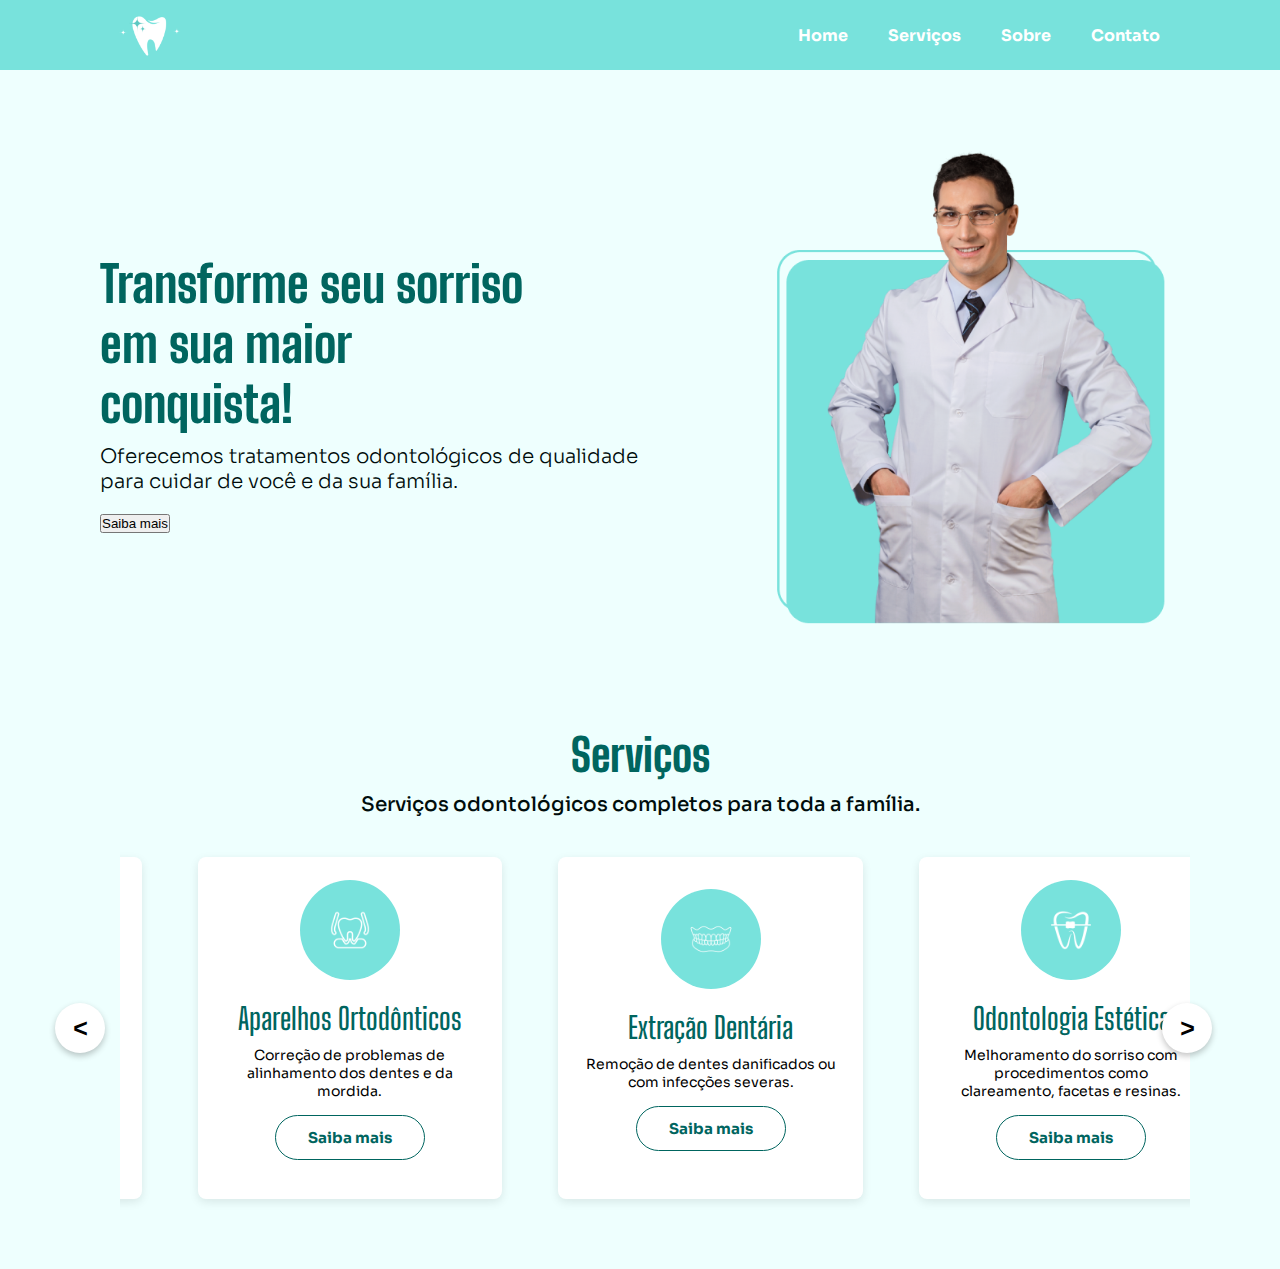
<file: src/index.html>
<!DOCTYPE html>
<html lang="pt-br">
<head>
    <meta charset="UTF-8">
    <meta name="viewport" content="width=device-width, initial-scale=1.0">
    <link rel="preconnect" href="https://fonts.googleapis.com">
    <link rel="preconnect" href="https://fonts.gstatic.com" crossorigin>
    <link href="https://fonts.googleapis.com/css2?family=Big+Shoulders+Display:wght@100..900&family=Sora:wght@100..800&display=swap" rel="stylesheet">
    <link rel="stylesheet" href="./styles/colors.css">
    <link rel="stylesheet" href="./styles/main.css">
    <title>Dentist Clinic</title>
</head>
<body>
    <!--HEADER-->
    <header>
        <img src="/images/Logo-dentista- verde.png" alt="Logo de uma clinica de dentista">
        <nav>
            <ul>
                <li><a href="#home">Home</a></li>
                <li><a href="#servicos">Serviços</a></li>
                <li><a href="#">Sobre</a></li>
                <li><a href="#">Contato</a></li>
            </ul>
        </nav>
    </header>
    <!--SECTION HOME-->
    <section id="home">
        <div class="container-esq">
            <h1>Transforme seu sorriso em sua maior conquista!</h1>
            <p>Oferecemos tratamentos odontológicos de qualidade para cuidar de você e da sua família.</p>
            <a href="#"><button>Saiba mais</button></a>
        </div>
        <div class="container-dir">
            <img src="/images/Foto-dentista-1.png" alt="Foto de um dentista">
        </div>
    </section>
    <!--SECTION SERVIÇOS-->
    <section id="servicos">
        <div class="container">
            <h1>Serviços</h1>
            <p>Serviços odontológicos completos para toda a família.</p>
        </div>
        <!--CARD SLIDE-->
        <div class="wrapper">
            <i id="left" class="fa-solid fa-angle-left"><</i>
            <ul class="carousel">
                <li class="card">
                    <div class="img"><img src="/images/Servicos-1.png" alt="img" draggable="false"></div>
                    <span>Limpeza Dentária</span>
                    <h2>Limpeza profissional para remover placa bacteriana e tártaro dos dentes.</h2>
                    <a href="#"><button>Saiba mais</button></a>
                </li>
                <li class="card">
                    <div class="img"><img src="/images/Servicos-2.png" alt="img" draggable="false"></div>
                    <span>Implantes Dentários</span>
                    <h2>Substituição de dentes perdidos com implantes que atuam como raízes artificiais.</h2>
                    <a href="#"><button>Saiba mais</button></a>
                </li>
                <li class="card">
                    <div class="img"><img src="/images/Servicos-3.png" alt="img" draggable="false"></div>
                    <span>Restaurações Dentárias</span>
                    <h2>Inclui tratamentos como obturações para preencher cavidades causadas por cáries.</h2>
                    <a href="#"><button>Saiba mais</button></a>
                </li>
                <li class="card">
                    <div class="img"><img src="/images/Servcos-4.png" alt="img" draggable="false"></div>
                    <span>Aparelhos Ortodônticos</span>
                    <h2>Correção de problemas de alinhamento dos dentes e da mordida.</h2>
                    <a href="#"><button>Saiba mais</button></a>
                </li>
                <li class="card">
                    <div class="img"><img src="/images/Servicos-5.png" alt="img" draggable="false"></div>
                    <span>Extração Dentária</span>
                    <h2>Remoção de dentes danificados ou com infecções severas.</h2>
                    <a href="#"><button>Saiba mais</button></a>
                </li>
                <li class="card">
                    <div class="img"><img src="/images/Servicos-6.png" alt="img" draggable="false"></div>
                    <span>Odontologia Estética</span>
                    <h2>Melhoramento do sorriso com procedimentos como clareamento, facetas e resinas.</h2>
                    <a href="#"><button>Saiba mais</button></a>
                </li>
            </ul>
            <i id="right" class="fa-solid fa-angle-right">></i>
        </div>
    </section>
    <script src="./main.js"></script>
</body>
</html>
</file>
<file: src/styles/colors.css>
:root{
    --background-1: #EEFFFE;
    --background-2: #FFF5F5;
    --background-3: #78E2DC;
    --Button-Icon: #00655F;
    --fontPrincipal: #00655F;
    --fontSecundaria: #000D0C;
}
</file>
<file: src/styles/main.css>
@import url('https://fonts.googleapis.com/css2?family=Big+Shoulders+Display:wght@100..900&family=Sora:wght@100..800&display=swap');

/* CONFIGURAÇÃO */
*{
    margin: 0;
    padding: 0;
    box-sizing: border-box;
}

body, html{
  overflow-x: hidden;
  background-color: var(--background-1);
}

/* HEADER */
header {
  width: 100%;
  display: flex;
  justify-content: space-between;
  align-items: center;
  background-color: var(--background-3);
  height: 70px;
  padding: 0 100px;
  position: fixed; /* Faz o header ficar fixo na tela */
  top: 0; /* Posiciona o header no topo da tela */
  z-index: 1000; /* Define uma camada alta para garantir que o header fique acima de outros elementos */
}

header img {
  width: 100px;
  text-align: center;
  margin-top: -10px;
}

ul {
  display: flex;
  flex-direction: row;
  align-items: center;
}

li {
  margin: 20px;
  list-style: none;
  font-family: "Sora", sans-serif;
  font-weight: 700;
  color: white;
  cursor: pointer;
}

header a {
  text-decoration: none;
  color: white;
  transition: all 0.8s ease;
}

header a:hover {
  color: var(--fontPrincipal);
  transition: all 0.8s ease;
}

/* MENU HAMBURGER */

#menu-toggle {
  display: none;
  font-size: 50px;
  background: none;
  border: none;
  color: white;
  cursor: pointer;
  margin-top: 10px;
}


#nav-menu {
  display: flex;
  flex-direction: row;
  height: 200px;
}


/* SECTION HOME */
#home{
    background-color: var(--background-1);
    display: flex;
    justify-content: space-around;
    align-items: center;
    padding: 150px 0px 40px 100px;
}
.container-esq h1{
    font-family: "Big Shoulders Display", sans-serif;
    font-weight: 800;
    font-size: 50px;
    max-width: 450px;
    color: var(--fontPrincipal);
    margin-bottom: 10px;
}
.container-esq p{
    font-family: "Sora", sans-serif;
    font-size: 20px;
    font-weight: 300;
    max-width: 550px;
    color: var(--fontSecundaria);
    margin-bottom: 20px;
}

.container-esq {
    flex: 1;
}

.container-dir {
    flex: 1;
    text-align: right;
    margin-top: -10px;
}

.container-dir img {
    width: 700px;
    max-width: 100%;
    height: auto;
    margin-right: -5px;
}

/* SECTION SERVIÇOS */
#servicos{
    background-color: var(--background-1);
    display: block;
    padding: 20px 0px 50px;
    text-align: center;
    align-items: center;
    justify-content: center;

}
.container{
    margin-top: 30px;
}
.container h1{
    font-family: "Big Shoulders Display", sans-serif;
    font-weight: 800;
    font-size: 45px;
    color: var(--fontPrincipal);
    margin-bottom: 10px;
}
.container p{
    font-family: "Sora", sans-serif;
    font-size: 20px;
    font-weight: 500;
    color: var(--fontSecundaria);
    margin-bottom: 20px;
}

/* SECTION CARD */
.wrapper {
    padding-left: 30px;
    margin: 0 auto;
    max-width: 1100px;
    width: 100%;
    position: relative;
  }
  .wrapper i {
    top: 50%;
    height: 50px;
    width: 50px;
    cursor: pointer;
    font-size: 25px;
    line-height: 50px;
    position: absolute;
    text-align: center;
    background: #fff;
    font-weight: 800;
    font-family: "roboto", sans-serif;
    border-radius: 50%;
    box-shadow: 0 3px 6px rgba(0,0,0,0.23);
    transform: translateY(-50%);
    transition: transform 0.1s linear;
  }
  .wrapper i:active{
    transform: translateY(-50%) scale(0.85);
  }
  .wrapper i:first-child{
    left: -35px;
  }
  .wrapper i:last-child{
    right: -22px;
  }
  .wrapper .carousel{
    display: grid;
    grid-auto-flow: column;
    grid-auto-columns: calc((100% / 3) - 12px);
    overflow-x: auto;
    scroll-snap-type: x mandatory;
    gap: 16px;
    border-radius: 8px;
    scroll-behavior: smooth;
    scrollbar-width: none;
  }
  .carousel::-webkit-scrollbar {
    display: none;
  }
  .carousel.no-transition {
    scroll-behavior: auto;
  }
  .carousel.dragging {
    scroll-snap-type: none;
    scroll-behavior: auto;
  }
  .carousel.dragging .card {
    cursor: grab;
    user-select: none;
  }
  .carousel :where(.card, .img) {
    display: flex;
    justify-content: center;
    align-items: center;
  }
  .carousel .card {
    scroll-snap-align: start;
    height: 342px;
    list-style: none;
    background: #fff;
    cursor: pointer;
    padding-bottom: 15px;
    flex-direction: column;
    border-radius: 8px;
    box-shadow: 0 3px 10px rgba(0, 0, 0, 0.096);
  }
  .carousel .card .img {
    background: var(--background-3);
    height: 100px;
    width: 100px;
    border-radius: 50%;
    margin-bottom: 20px;
  }
  .card .img img {
    width: 110px;
    height: 110px;
    border-radius: 50%;
    object-fit: cover;
    border: 4px solid #fff;
  }
  .carousel .card h2 {
    color: black;
    font-weight: 500;
    font-size: 14px;
    max-width: 250px;
    font-family: "Sora", sans-serif;
    font-weight: 400;
  }
  .carousel .card span {
    color: var(--fontPrincipal);
    font-size: 30px;
    margin-bottom: 10px;
    font-family: "Big Shoulders Display", sans-serif;
    font-weight: 600;
  }

  .carousel .card button{
    font-family: "Sora", sans-serif;
    font-weight: 700;
    font-size: 15px;
    text-align: center;
    align-items: center;
    color: var(--fontPrincipal);
    background-color: rgba(255, 255, 255, 0);
    border: 1px solid var(--Button-Icon);
    border-radius: 30px;
    width: 100%;
    width: 150px;
    margin-top: 15px;
    height: 45px;
    cursor: pointer;
    transition: all 0.9s ease;
  }
  .card button:hover{
    background-color: var(--Button-Icon);
    transition: all 0.9s ease;
    color: white;
  }

/* MEDIA QUERY */
@media (max-width: 768px) {

  /* HOME */
    #home {
        flex-direction: column;
        padding: 170px 10px;
    }
    .container-esq h1 {
      font-size: 30px;
    }
    .container-esq p {
      font-size: 15px;
    }
    .container-esq button {
      width: 150px;
      font-size: 15px;
    }
    .container-dir img{
      max-width: 400px;
      margin-left: -10px;
    }
    .container-esq,
    .container-dir {
      flex: none;
      width: 100%;
      margin-bottom: 20px;
    }

    /* HEADER */
    .img-header{
      padding: auto;
      margin: 0 0px 0px -60px;
    }

    /* MENU HAMBURGER */
    #menu-toggle {
    display: block;
    margin-right: -50px;
    }
    #nav-menu {
    display: none;
    flex-direction: column;
    position: absolute;
    top: 70px;
    right: 0;
    background-color: var(--background-3);
    width: 100%;
    transition: all 0.9s ease;
  }
    #nav-menu.open {
    display: flex;
    transition: all 0.9s ease;
    }

    #nav-menu ul {
    flex-direction: column;
    }

    #nav-menu li {
    margin: 10px 20px;
    list-style: none;
    }

    /* SERVIÇOS */
    #servicos{
        display: block;
        justify-content: center;
        align-items: center;
        margin-top: -100px;
    }
    #servicos h1{
      font-size: 30px;
    }
    #servicos p{
      font-size: 15px;
    }
    
    /* CARD SERVIÇOS */
    .carousel .card span{
      font-size: 25px;
    }
    .carousel .card h2{
      font-size: 12px;
    }
    .wrapper{
        width: 100%;
        margin: 0 5px;
    }
    .wrapper i{
      font-size: 15px;
    }
    .wrapper i:first-child{
        left: 0px;
      }
    .wrapper i:last-child{
        right: 10px;
      }
    .wrapper .carousel {
      grid-auto-columns: calc((100% / 2) - 9px);
    }
    .wrapper .carousel {
        grid-auto-columns: 100%;
      }
    .container-esq {
        text-align: center;
    }
    .container-dir {
        margin-left: 20px;
        width: 100%;
        text-align: center;
    }
  }
</file>
